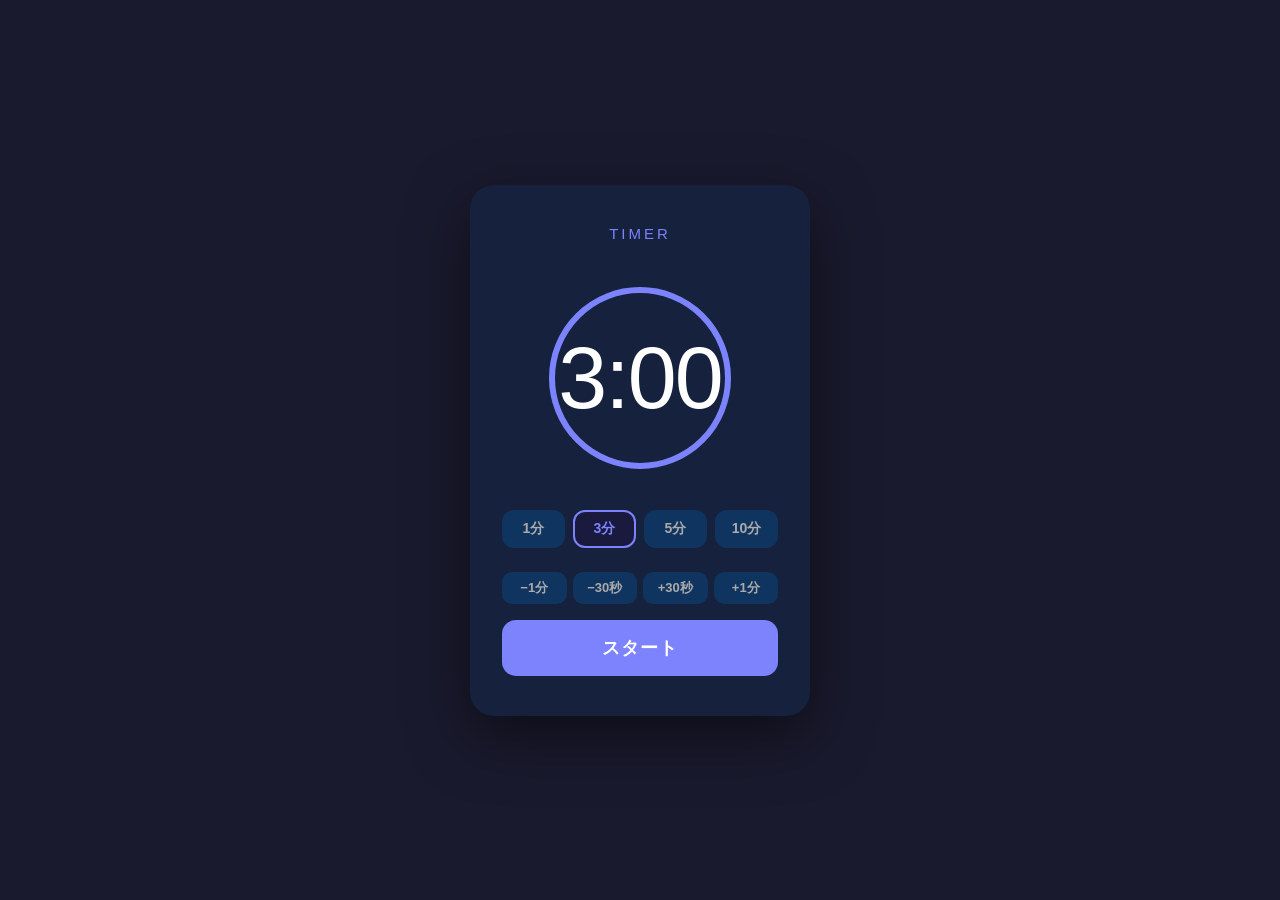
<file: index.html>
<!DOCTYPE html>
<html lang="ja">
<head>
<meta charset="UTF-8">
<meta name="viewport" content="width=device-width, initial-scale=1.0, maximum-scale=1.0, user-scalable=no, viewport-fit=cover">
<meta name="theme-color" content="#1a1a2e">
<meta name="apple-mobile-web-app-capable" content="yes">
<meta name="apple-mobile-web-app-title" content="Timer">
<meta name="apple-mobile-web-app-status-bar-style" content="black-translucent">
<link rel="manifest" href="./manifest.json">
<link rel="apple-touch-icon" href="./icons/apple-touch-icon.svg">
<link rel="stylesheet" href="./style.css">
<title>タイマー</title>
</head>
<body>
<div class="container">
  <h1>Timer</h1>

  <div class="progress-ring">
    <svg width="200" height="200" viewBox="0 0 200 200">
      <circle class="track"    cx="100" cy="100" r="88"/>
      <circle class="progress" cx="100" cy="100" r="88" id="ring"/>
    </svg>
    <div class="display" id="display">3:00</div>
  </div>

  <div class="presets">
    <button class="preset-btn" onclick="setPreset(1,event)">1分</button>
    <button class="preset-btn active" onclick="setPreset(3,event)">3分</button>
    <button class="preset-btn" onclick="setPreset(5,event)">5分</button>
    <button class="preset-btn" onclick="setPreset(10,event)">10分</button>
  </div>

  <div class="adjusters">
    <button class="adj-btn" onclick="adjust(-60)">−1分</button>
    <button class="adj-btn" onclick="adjust(-30)">−30秒</button>
    <button class="adj-btn" onclick="adjust(30)">+30秒</button>
    <button class="adj-btn" onclick="adjust(60)">+1分</button>
  </div>

  <button class="start-btn" id="startBtn" onclick="toggle()">スタート</button>
</div>

<script src="./js/audio.js"></script>
<script src="./js/timer.js"></script>
<script src="./js/app.js"></script>
</body>
</html>
</file>
<file: style.css>
* {
  box-sizing: border-box;
  margin: 0;
  padding: 0;
  -webkit-tap-highlight-color: transparent;
}

html, body {
  min-height: 100%;
  background: #1a1a2e;
  color: #eee;
  font-family: -apple-system, BlinkMacSystemFont, "Segoe UI", sans-serif;
  /* ダブルタップズーム・テキスト選択を無効化 */
  touch-action: manipulation;
  user-select: none;
  -webkit-user-select: none;
  /* iOS Safari のフォントサイズ自動調整を無効化 */
  -webkit-text-size-adjust: 100%;
}

body {
  display: flex;
  justify-content: center;
  align-items: center;
  min-height: 100vh;
  /* iOS Safe Area 対応 */
  padding: env(safe-area-inset-top) env(safe-area-inset-right) env(safe-area-inset-bottom) env(safe-area-inset-left);
  padding: constant(safe-area-inset-top) constant(safe-area-inset-right) constant(safe-area-inset-bottom) constant(safe-area-inset-left);
  background-color: #1a1a2e;
  /* プルダウン更新・バウンススクロールを無効化 */
  overscroll-behavior: none;
}

/* ボタン類のダブルタップズームを個別に封じる */
button {
  touch-action: manipulation;
  user-select: none;
  -webkit-user-select: none;
}

/* ---- Layout -------------------------------------------------------------- */

.container {
  text-align: center;
  padding: 40px 32px;
  background: #16213e;
  border-radius: 24px;
  box-shadow: 0 20px 60px rgba(0, 0, 0, 0.5);
  width: 340px;
}

h1 {
  font-size: 15px;
  font-weight: 500;
  letter-spacing: 3px;
  text-transform: uppercase;
  color: #7c83fd;
  margin-bottom: 36px;
}

/* ---- Progress ring ------------------------------------------------------- */

.progress-ring {
  position: relative;
  width: 200px;
  height: 200px;
  margin: 0 auto 32px;
}

.progress-ring svg {
  transform: rotate(-90deg);
  position: absolute;
  top: 0;
  left: 0;
}

.progress-ring .display {
  position: absolute;
  width: 100%;
  top: 50%;
  transform: translateY(-50%);
}

circle.track {
  fill: none;
  stroke: #0f3460;
  stroke-width: 6;
}

circle.progress {
  fill: none;
  stroke: #7c83fd;
  stroke-width: 6;
  stroke-linecap: round;
  transition: stroke-dashoffset 1s linear, stroke 0.3s;
}

circle.progress.urgent { stroke: #ff6b6b; }
circle.progress.done   { stroke: #6bffb8; }

/* ---- Timer display ------------------------------------------------------- */

.display {
  font-size: 88px;
  font-weight: 200;
  letter-spacing: -2px;
  line-height: 1;
  color: #fff;
  margin-bottom: 10px;
  font-variant-numeric: tabular-nums;
  transition: color 0.3s;
}

.display.urgent { color: #ff6b6b; }
.display.done   { color: #6bffb8; }

/* 音声保留中: ctx が suspended で即時再生できない場合に点滅でフィードバック */
@keyframes alarm-pulse {
  0%, 100% { opacity: 1; }
  50%       { opacity: 0.2; }
}

.display.pending-alarm {
  animation: alarm-pulse 0.5s ease-in-out infinite;
}

/* ---- Preset buttons ------------------------------------------------------ */

.presets {
  display: flex;
  gap: 8px;
  justify-content: center;
  margin-bottom: 24px;
}

.preset-btn {
  background: #0f3460;
  border: 2px solid transparent;
  color: #aaa;
  border-radius: 12px;
  padding: 8px 0;
  width: 64px;
  font-size: 14px;
  font-weight: 600;
  cursor: pointer;
  transition: all 0.2s;
}

.preset-btn:hover { background: #1a4a8a; color: #fff; }

.preset-btn.active {
  border-color: #7c83fd;
  color: #7c83fd;
  background: #1a1a3e;
}

/* ---- Adjuster buttons ---------------------------------------------------- */

.adjusters {
  display: flex;
  gap: 6px;
  justify-content: center;
  margin-bottom: 16px;
}

.adj-btn {
  background: #0f3460;
  border: none;
  color: #aaa;
  border-radius: 10px;
  padding: 7px 0;
  flex: 1;
  font-size: 13px;
  font-weight: 600;
  cursor: pointer;
  transition: all 0.15s;
}

.adj-btn:hover  { background: #1a4a8a; color: #fff; }
.adj-btn:active { transform: scale(0.95); }

/* ---- Start / Reset button ------------------------------------------------ */

.start-btn {
  width: 100%;
  padding: 16px;
  border: none;
  border-radius: 14px;
  background: #7c83fd;
  color: #fff;
  font-size: 18px;
  font-weight: 600;
  cursor: pointer;
  letter-spacing: 1px;
  transition: all 0.2s;
}

.start-btn:hover  { background: #9da2ff; transform: translateY(-1px); }
.start-btn:active { transform: translateY(0); }
.start-btn.running       { background: #444; }
.start-btn.running:hover { background: #555; }
</file>
